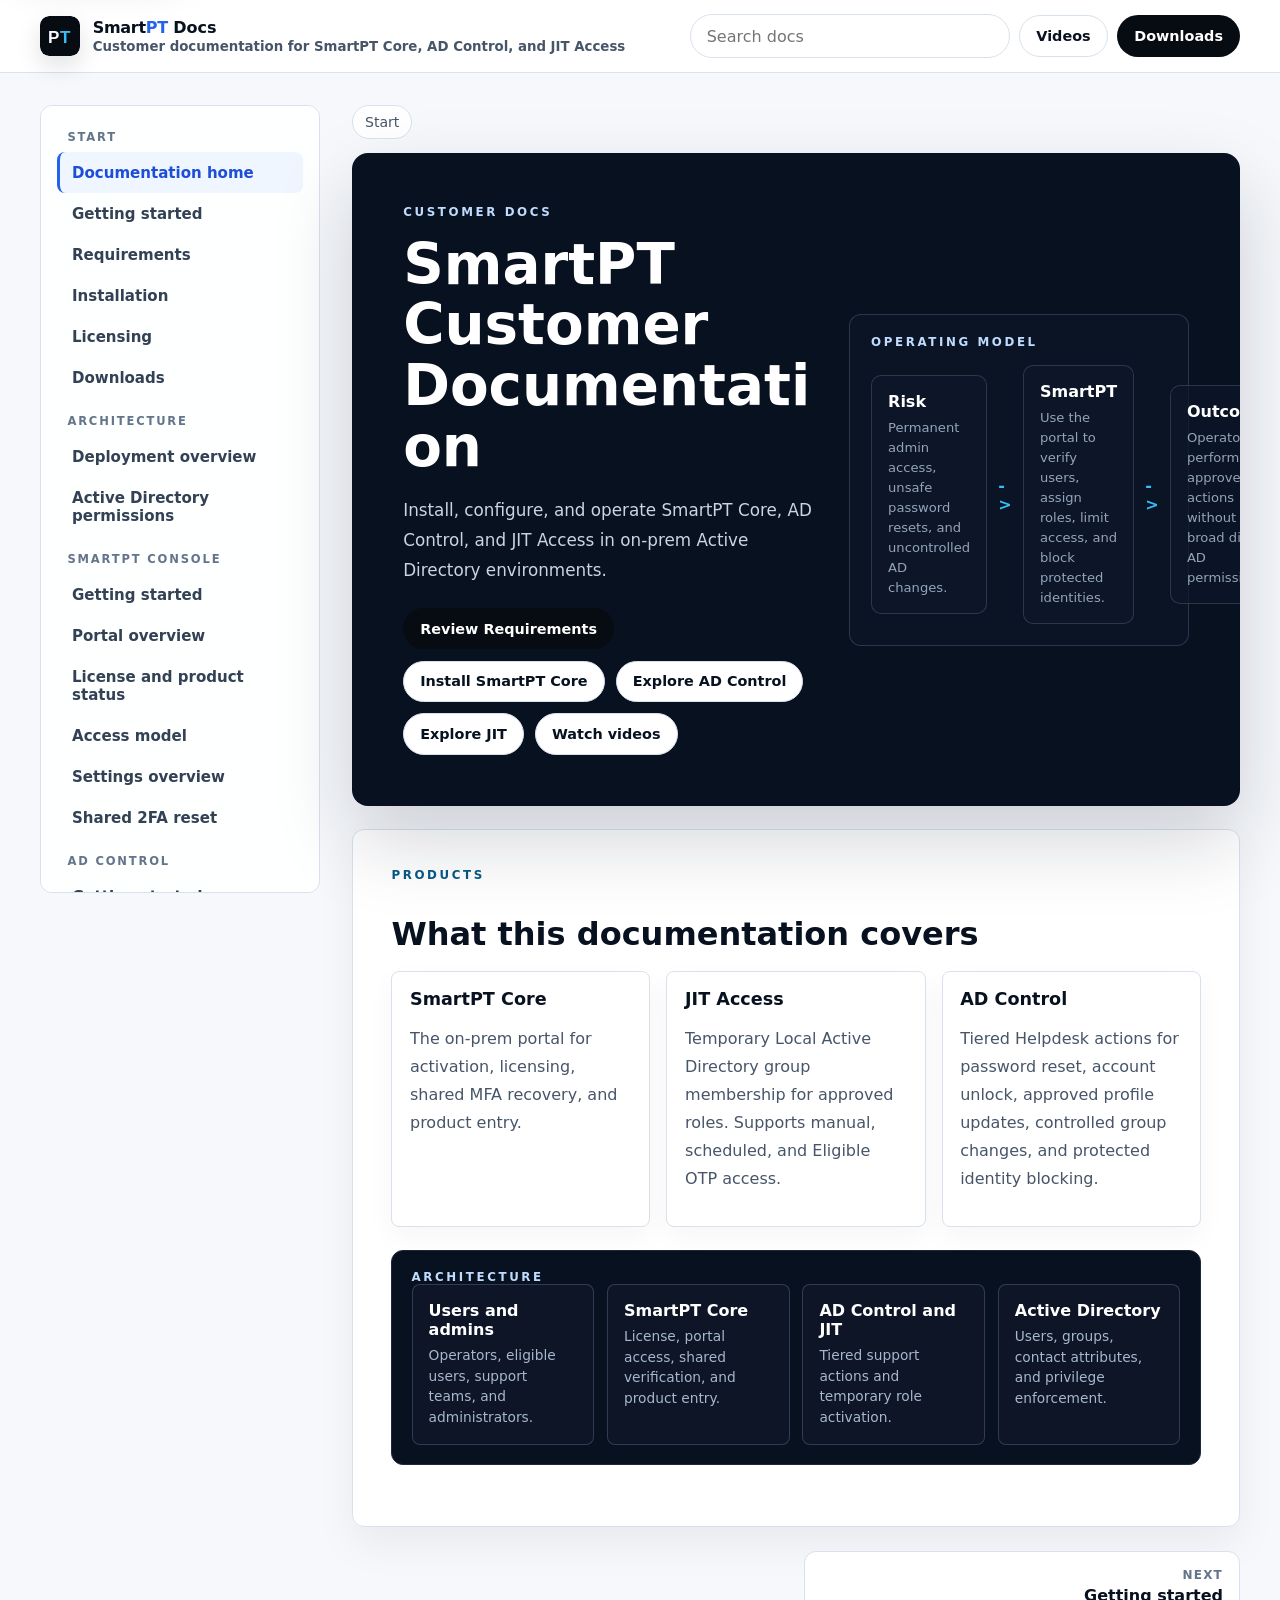
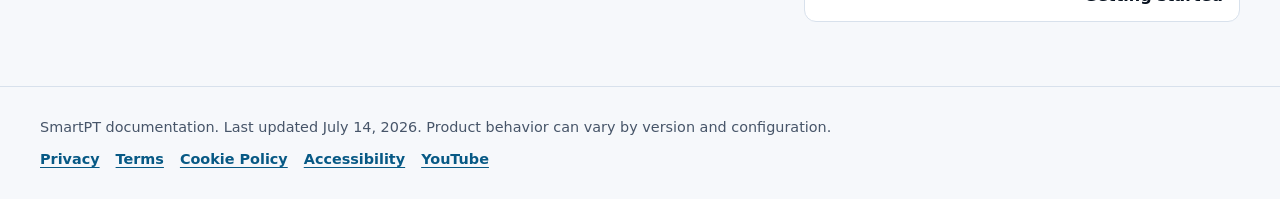
<file: index.html>
<!doctype html>
<html lang="en">
  <head>
    <meta charset="utf-8" />
    <meta name="viewport" content="width=device-width, initial-scale=1" />
    <meta
      name="description"
      content="SmartPT customer documentation for SmartPT Core, JIT Access, and AD Control: installation, licensing, Active Directory integration, JIT roles, tiered helpdesk controls, OTP verification, audit, and troubleshooting."
    />
    <meta name="robots" content="index,follow,max-image-preview:large" />
    <meta name="theme-color" content="#07111F" />
    <meta name="application-name" content="SmartPT Documentation" />
    <meta name="author" content="SmartPT" />
    <meta name="keywords" content="SmartPT documentation, SmartPT Core, AD Control, JIT Access, Local Active Directory, password reset verification, Tier 0 protection, on-prem Active Directory" />
    <link rel="canonical" href="https://docs.smartpt.co.il/" />
    <meta property="og:site_name" content="SmartPT Docs" />
    <meta property="og:type" content="website" />
    <meta property="og:url" content="https://docs.smartpt.co.il/" />
    <meta property="og:title" content="SmartPT Customer Documentation" />
    <meta
      property="og:description"
      content="Deployment and operations documentation for SmartPT Core, JIT Access, and AD Control in Local Active Directory environments."
    />
    <meta property="og:image" content="https://docs.smartpt.co.il/assets/smartpt-og.svg" />
    <meta property="og:image:alt" content="SmartPT documentation for Active Directory privileged actions" />
    <meta name="twitter:card" content="summary_large_image" />
    <meta name="twitter:title" content="SmartPT Customer Documentation" />
    <meta name="twitter:description" content="Install, configure, and operate SmartPT Core, JIT Access, and AD Control." />
    <meta name="twitter:image" content="https://docs.smartpt.co.il/assets/smartpt-og.svg" />
    <meta name="twitter:image:alt" content="SmartPT documentation for Active Directory privileged actions" />
    <title>SmartPT Customer Documentation | Core, AD Control, and JIT Access</title>
    <link rel="icon" href="./assets/favicon.svg" type="image/svg+xml" />
    <link rel="stylesheet" href="./assets/styles.css" />
    <script type="application/ld+json">
      {
        "@context": "https://schema.org",
        "@type": "WebSite",
        "name": "SmartPT Docs",
        "url": "https://docs.smartpt.co.il/",
        "headline": "SmartPT Documentation for SmartPT Core, AD Control, and JIT Access",
        "description": "Customer documentation for installing and operating SmartPT Core, JIT Access, and AD Control in Local Active Directory environments.",
        "publisher": {
          "@type": "Organization",
          "name": "SmartPT",
          "url": "https://smartpt.co.il"
        },
        "about": [
          "Active Directory security",
          "Just-in-time privileged access",
          "Password reset verification",
          "Tier 0 protection",
          "On-prem identity security"
        ],
        "dateModified": "2026-07-14"
      }
    </script>
  </head>
  <body>
    <a class="skip-link" href="#main">Skip to content</a>
    <div id="app"></div>
    <noscript>
      <main class="noscript-doc">
        <h1>SmartPT Documentation</h1>
        <p>SmartPT Core is the on-prem platform for JIT Access and AD Control. These docs explain installation, licensing, Active Directory integration, JIT roles and assignments, AD Control tiered support, OTP verification, audit, and troubleshooting.</p>
        <ul>
          <li>JIT Access: temporary Active Directory group membership for approved privileged roles.</li>
          <li>AD Control: tiered helpdesk controls for password reset, account unlock, profile updates, group membership, protected users, and Tier 0 protection.</li>
          <li>SmartPT Core: licensing, activation, product entry, and portal access.</li>
        </ul>
        <p>Enable JavaScript to use search and navigation.</p>
      </main>
    </noscript>
    <script src="./assets/content-core.js" defer></script>
    <script src="./assets/content-jit.js" defer></script>
    <script src="./assets/content-ad-control.js" defer></script>
    <script src="./assets/app.js" defer></script>
  </body>
</html>
</file>
<file: assets/styles.css>
:root {
  color: #0b1220;
  background: #f6f8fb;
  font-family: "Segoe UI", Inter, ui-sans-serif, system-ui, -apple-system, BlinkMacSystemFont, sans-serif;
  font-synthesis: none;
  text-rendering: optimizeLegibility;
  -webkit-font-smoothing: antialiased;
  --ink: #07111f;
  --muted: #475569;
  --panel: rgba(255,255,255,.96);
  --line: #d8e1ec;
  --blue: #2563eb;
  --cyan: #0891b2;
  --green: #16a34a;
  --warning: #d97706;
  --risk: #dc2626;
  --brand-navy: #070b12;
  --brand-blue: #2563eb;
  --brand-cyan: #38bdf8;
}

* { box-sizing: border-box; }
html { scroll-behavior: smooth; overflow-x: hidden; }
body {
  margin: 0;
  min-width: 320px;
  background: #f6f8fb;
  overflow-x: hidden;
}
body.drawer-open { overflow: hidden; }
body.lightbox-open { overflow: hidden; }
a { color: inherit; text-decoration: none; }
button, input { font: inherit; }
:focus-visible {
  outline: 3px solid var(--blue);
  outline-offset: 4px;
}
@media (prefers-reduced-motion: reduce) {
  *, *::before, *::after {
    animation-duration: .01ms !important;
    animation-iteration-count: 1 !important;
    scroll-behavior: auto !important;
    transition-duration: .01ms !important;
  }
}

.skip-link {
  position: fixed;
  left: 1rem;
  top: 1rem;
  z-index: 100;
  transform: translateY(-6rem);
  border-radius: 999px;
  background: #fff;
  color: var(--ink);
  padding: .75rem 1rem;
  font-weight: 700;
  box-shadow: 0 16px 40px rgba(15,23,42,.18);
}
.skip-link:focus { transform: translateY(0); }
.sr-only {
  position: absolute;
  width: 1px;
  height: 1px;
  padding: 0;
  margin: -1px;
  overflow: hidden;
  clip: rect(0,0,0,0);
  white-space: nowrap;
  border: 0;
}

.shell { width: min(1200px, calc(100% - 2rem)); margin: 0 auto; }
.layout { min-height: 100vh; }
.noscript-doc {
  width: min(900px, calc(100% - 2rem));
  margin: 3rem auto;
  border: 1px solid var(--line);
  border-radius: 12px;
  background: #fff;
  padding: 2rem;
  line-height: 1.7;
}
.topbar {
  position: sticky;
  top: 0;
  z-index: 20;
  border-bottom: 1px solid rgba(216,225,236,.95);
  background: rgba(255,255,255,.94);
  backdrop-filter: blur(16px);
}
.topbar-inner {
  display: flex;
  align-items: center;
  justify-content: space-between;
  gap: 1rem;
  min-height: 72px;
}
.brand {
  display: inline-flex;
  align-items: center;
  gap: .8rem;
  font-weight: 800;
  color: var(--ink);
}
.brand-mark {
  width: 40px;
  height: 40px;
  border-radius: 9px;
  background: url("./smartpt-logo.svg") center / contain no-repeat;
  display: block;
  overflow: hidden;
  color: transparent;
  font-size: 0;
  box-shadow: 0 10px 24px rgba(7,17,31,.12);
}
.brand-word { font-weight: 850; letter-spacing: -.02em; }
.brand-word span { color: var(--brand-blue); }
.brand small { display: block; color: var(--muted); font-weight: 650; margin-top: .1rem; }
.top-actions { display: flex; align-items: center; gap: .6rem; }
.search-box { position: relative; }
.search {
  width: min(320px, 42vw);
  border: 1px solid var(--line);
  background: #fff;
  color: var(--ink);
  border-radius: 999px;
  padding: .72rem 1rem;
}
.button {
  display: inline-flex;
  align-items: center;
  justify-content: center;
  border: 1px solid transparent;
  border-radius: 999px;
  padding: .74rem 1rem;
  font-size: .9rem;
  font-weight: 750;
  cursor: pointer;
}
.button.primary { background: var(--brand-navy); color: #fff; }
.button.primary:hover { background: #0b1220; }
.button.secondary { border-color: var(--line); background: #fff; color: var(--ink); }
.button.secondary:hover { border-color: #bfdbfe; color: #1d4ed8; background: #f8fbff; }

.docs-shell {
  display: grid;
  grid-template-columns: 280px minmax(0, 1fr);
  gap: 2rem;
  padding: 2rem 0 4rem;
}
.sidebar {
  position: sticky;
  top: 92px;
  height: calc(100vh - 112px);
  overflow: auto;
  align-self: start;
  border: 1px solid var(--line);
  background: rgba(255,255,255,.94);
  border-radius: 12px;
  padding: 1rem;
}
.sidebar-header { display: none; }
.drawer-backdrop {
  display: none;
  position: fixed;
  inset: 0;
  z-index: 25;
  border: 0;
  background: rgba(7,17,31,.42);
  cursor: pointer;
}
.nav-group { margin-bottom: 1rem; }
.nav-title {
  margin: .5rem .65rem;
  color: #64748b;
  font-size: .72rem;
  font-weight: 800;
  letter-spacing: .16em;
  text-transform: uppercase;
}
.nav-link {
  display: block;
  border-radius: 8px;
  padding: .72rem .75rem;
  color: #334155;
  font-size: .94rem;
  font-weight: 650;
  border-left: 3px solid transparent;
}
.nav-link:hover, .nav-link.active { background: #eff6ff; color: #1d4ed8; border-left-color: #2563eb; }

.content {
  min-width: 0;
}
#main:focus { outline: none; }
.content-layout {
  display: grid;
  grid-template-columns: minmax(0, 1fr) 240px;
  gap: 1.4rem;
  align-items: start;
}
.content-layout.no-toc {
  grid-template-columns: minmax(0, 1fr);
}
.article-column { min-width: 0; }
.breadcrumbs {
  display: flex;
  flex-wrap: wrap;
  align-items: center;
  gap: .45rem;
  color: var(--muted);
  font-size: .88rem;
  margin: 0 0 .9rem;
  padding: .5rem .75rem;
  border: 1px solid var(--line);
  border-radius: 999px;
  background: #fff;
  width: fit-content;
  max-width: 100%;
}
.breadcrumbs a {
  color: #1d4ed8;
  font-weight: 700;
  text-decoration: underline;
  text-underline-offset: .18em;
}
.toc {
  position: sticky;
  top: 92px;
  border: 1px solid var(--line);
  border-radius: 12px;
  background: #fff;
  padding: 1rem;
  box-shadow: 0 18px 48px rgba(15,23,42,.06);
}
.toc-title {
  color: #64748b;
  font-size: .72rem;
  font-weight: 850;
  letter-spacing: .14em;
  text-transform: uppercase;
  margin-bottom: .55rem;
}
.toc a {
  display: block;
  color: #334155;
  font-size: .9rem;
  line-height: 1.45;
  padding: .38rem 0;
}
.toc a:hover { color: #1d4ed8; }
.hero {
  position: relative;
  overflow: hidden;
  border-radius: 16px;
  background: #07111f;
  color: #fff;
  padding: clamp(2rem, 4vw, 4rem);
  box-shadow: 0 34px 80px rgba(15,23,42,.18);
}
.hero-grid {
  display: grid;
  grid-template-columns: minmax(0, 1fr) minmax(280px, .82fr);
  gap: 2rem;
  align-items: center;
}
.eyebrow {
  color: #075985;
  font-size: .74rem;
  font-weight: 850;
  letter-spacing: .22em;
  text-transform: uppercase;
}
.hero .eyebrow,
.hero-card .eyebrow,
.diagram .eyebrow {
  color: #bfdbfe;
}
h1, h2, h3 { color: var(--ink); line-height: 1.08; }
.hero h1 {
  color: #fff;
  font-size: clamp(2.4rem, 4.4vw, 4.1rem);
  margin: 1rem 0;
  letter-spacing: 0;
  overflow-wrap: anywhere;
}
.hero p { color: #cbd5e1; font-size: 1.05rem; line-height: 1.8; max-width: 720px; }
.hero-card {
  border: 1px solid rgba(148,163,184,.24);
  background: rgba(15,23,42,.62);
  border-radius: 12px;
  padding: 1.3rem;
  min-width: 0;
}
.hero-flow {
  display: grid;
  grid-template-columns: 1fr auto 1fr auto 1fr;
  gap: .7rem;
  align-items: center;
  margin-top: 1rem;
}
.flow-node {
  min-height: 90px;
  border: 1px solid rgba(148,163,184,.24);
  border-radius: 10px;
  padding: 1rem;
  background: rgba(15,23,42,.72);
}
.flow-node b { display: block; color: #fff; margin-bottom: .35rem; }
.flow-node span { color: #93a4ba; font-size: .82rem; line-height: 1.45; }
.arrow { color: #38bdf8; font-weight: 900; }

.doc {
  margin-top: 1.4rem;
  border: 1px solid var(--line);
  background: var(--panel);
  border-radius: 12px;
  padding: clamp(1.25rem, 3vw, 2.4rem);
  box-shadow: 0 18px 42px rgba(15,23,42,.06);
  max-width: 100%;
  overflow: hidden;
}
.doc h1 { font-size: clamp(2rem, 4vw, 3.2rem); margin: .6rem 0 1rem; letter-spacing: -.02em; overflow-wrap: anywhere; }
.doc h2 { font-size: clamp(1.45rem, 2.5vw, 2.1rem); margin: 2.2rem 0 .85rem; }
.doc h3 { font-size: 1.1rem; margin: 1.5rem 0 .6rem; }
.doc p, .doc li { color: #475569; line-height: 1.75; }
.doc ul, .doc ol { padding-left: 1.25rem; }
.lead { color: #334155 !important; font-size: 1.08rem; line-height: 1.85 !important; max-width: 860px; }
.cards { display: grid; grid-template-columns: repeat(3, minmax(0, 1fr)); gap: 1rem; margin: 1.2rem 0; }
.card {
  border: 1px solid var(--line);
  border-radius: 8px;
  background: #fff;
  padding: 1.1rem;
  box-shadow: 0 10px 28px rgba(15,23,42,.04);
}
.card h3 { margin-top: 0; }
.tag-list { display: flex; flex-wrap: wrap; gap: .5rem; margin: 1rem 0; }
.tag {
  border: 1px solid #bfdbfe;
  border-radius: 999px;
  background: #eff6ff;
  color: #1d4ed8;
  padding: .42rem .7rem;
  font-size: .82rem;
  font-weight: 750;
}
.callout {
  border-left: 4px solid var(--blue);
  border-top: 1px solid #dbeafe;
  border-right: 1px solid #dbeafe;
  border-bottom: 1px solid #dbeafe;
  border-radius: 8px;
  background: #eff6ff;
  padding: 1rem 1.15rem;
  margin: 1.2rem 0;
}
.warning { border-left-color: var(--warning); background: #fff7ed; }
.success { border-left-color: var(--green); background: #ecfdf5; }
.doc-screenshot {
  margin: 1.2rem 0 1.6rem;
  position: relative;
}
.doc-screenshot img {
  display: block;
  width: 100%;
  height: auto;
  border: 1px solid var(--line);
  border-radius: 8px;
  background: #07111f;
  box-shadow: 0 16px 42px rgba(15,23,42,.12);
  aspect-ratio: 16 / 9;
  object-fit: contain;
  cursor: zoom-in;
}
.doc-screenshot figcaption {
  margin-top: .55rem;
  color: var(--muted);
  font-size: .9rem;
}
.image-lightbox {
  position: fixed;
  inset: 0;
  z-index: 100;
  display: grid;
  grid-template-rows: auto minmax(0, 1fr);
  gap: .8rem;
  padding: 1rem;
  background: rgba(7,17,31,.86);
}
.image-lightbox[hidden] { display: none; }
.lightbox-toolbar {
  display: flex;
  justify-content: space-between;
  align-items: center;
  gap: 1rem;
  color: #fff;
}
.lightbox-title {
  color: #dbeafe;
  font-size: .95rem;
  line-height: 1.45;
  max-width: min(78vw, 920px);
}
.lightbox-close {
  border: 1px solid rgba(255,255,255,.28);
  background: #fff;
  color: #07111f;
  border-radius: 999px;
  padding: .65rem 1rem;
  font-weight: 800;
  cursor: pointer;
}
.lightbox-frame {
  overflow: auto;
  border-radius: 12px;
  background: #020617;
  border: 1px solid rgba(255,255,255,.18);
  display: grid;
  align-items: start;
  justify-items: center;
  padding: 1rem;
}
.lightbox-image {
  display: block;
  width: auto;
  max-width: min(1600px, 100%);
  max-height: calc(100dvh - 7rem);
  height: auto;
  object-fit: contain;
  background: #07111f;
}
.table-wrap { overflow-x: auto; margin: 1rem 0; }
.table-wrap table { min-width: 680px; }
table { width: 100%; border-collapse: collapse; background: #fff; border-radius: 8px; overflow: hidden; border: 1px solid var(--line); }
th, td { border-bottom: 1px solid var(--line); padding: .85rem; text-align: left; vertical-align: top; }
th { background: #eef4ff; color: #0f172a; font-size: .84rem; text-transform: uppercase; letter-spacing: .06em; }
tbody tr:nth-child(even) td { background: #f8fafc; }
code {
  border: 1px solid #dbeafe;
  border-radius: .45rem;
  background: #eff6ff;
  color: #0f3b66;
  padding: .12rem .35rem;
}
pre {
  overflow: auto;
  border-radius: 8px;
  background: #07111f;
  color: #dbeafe;
  padding: 1rem;
  line-height: 1.55;
}
.diagram {
  border: 1px solid #1e293b;
  border-radius: 12px;
  background: #07111f;
  color: #fff;
  padding: 1.2rem;
  margin: 1.4rem 0;
  max-width: 100%;
  overflow-x: auto;
}
.diagram-grid { display: grid; grid-template-columns: repeat(auto-fit, minmax(150px, 1fr)); gap: .8rem; align-items: stretch; }
.diagram-grid.five { grid-template-columns: repeat(auto-fit, minmax(145px, 1fr)); }
.diagram-grid.three { grid-template-columns: repeat(auto-fit, minmax(170px, 1fr)); }
.diagram-box {
  border: 1px solid rgba(148,163,184,.28);
  border-radius: 8px;
  background: rgba(15,23,42,.82);
  padding: 1rem;
}
.diagram-box.accent { border-color: rgba(14,165,233,.45); background: rgba(8,47,73,.62); }
.diagram-box.warning { border-color: rgba(251,191,36,.62); background: rgba(69,48,11,.72); }
.diagram-box.good { border-color: rgba(52,211,153,.55); background: rgba(6,78,59,.66); }
.diagram-box strong { display: block; color: #fff; margin-bottom: .4rem; }
.diagram-box span { color: #a7b8cc; font-size: .86rem; line-height: 1.5; }
.diagram-note {
  margin-top: .85rem;
  color: #cbd5e1;
  font-size: .92rem;
  line-height: 1.55;
}
.diagram-lane {
  display: grid;
  grid-template-columns: 1fr auto 1fr;
  gap: 1rem;
  align-items: center;
}
.diagram-arrow {
  color: #38bdf8;
  font-weight: 900;
  font-size: 1.35rem;
}
.page-actions { display: flex; flex-wrap: wrap; gap: .7rem; margin-top: 1.4rem; }
.mobile-menu { display: none; }
.search-results {
  position: absolute;
  right: 0;
  top: 64px;
  width: min(520px, calc(100vw - 2rem));
  border: 1px solid var(--line);
  background: #fff;
  border-radius: 12px;
  box-shadow: 0 26px 80px rgba(15,23,42,.18);
  padding: .6rem;
  z-index: 60;
  max-height: min(520px, calc(100vh - 96px));
  overflow: auto;
}
.search-result { display: block; border-radius: 8px; padding: .72rem; border: 1px solid transparent; }
.search-result:hover, .search-result.active { background: #f1f5f9; }
.search-result:hover, .search-result.active { border-color: #d8e1ec; }
.search-result strong { display: block; color: var(--ink); }
.search-result span { display: block; color: var(--muted); font-size: .85rem; margin-top: .15rem; }
.search-category {
  color: #1d4ed8 !important;
  font-size: .72rem !important;
  font-weight: 850;
  letter-spacing: .08em;
  text-transform: uppercase;
}
.doc-flow {
  margin-top: 1.5rem;
}
.task-links,
.related-docs {
  border: 1px solid var(--line);
  border-radius: 12px;
  background: #fff;
  padding: 1rem;
  margin: 1rem 0;
}
.task-links h2,
.related-docs h2 {
  margin-top: 0;
  font-size: 1.15rem;
}
.task-links ul { margin-bottom: 0; }
.task-links a {
  color: #1d4ed8;
  font-weight: 700;
  text-decoration: underline;
  text-underline-offset: .18em;
}
.related-grid {
  display: grid;
  grid-template-columns: repeat(2, minmax(0, 1fr));
  gap: .75rem;
}
.related-link {
  display: block;
  border: 1px solid var(--line);
  border-radius: 8px;
  padding: .85rem;
  background: #f8fafc;
}
.related-link:hover {
  border-color: #bfdbfe;
  background: #eff6ff;
}
.related-link span {
  display: block;
  color: #64748b;
  font-size: .72rem;
  font-weight: 850;
  letter-spacing: .08em;
  text-transform: uppercase;
  margin-bottom: .25rem;
}
.related-link strong { color: var(--ink); }
.doc-pager {
  display: grid;
  grid-template-columns: repeat(2, minmax(0, 1fr));
  gap: 1rem;
  margin-top: 1rem;
}
.pager-link {
  display: block;
  border: 1px solid var(--line);
  border-radius: 12px;
  background: #fff;
  padding: 1rem;
}
.pager-link:hover {
  border-color: #bfdbfe;
  background: #eff6ff;
}
.pager-link span {
  display: block;
  color: #64748b;
  font-size: .75rem;
  font-weight: 850;
  letter-spacing: .1em;
  text-transform: uppercase;
  margin-bottom: .25rem;
}
.pager-link strong { color: var(--ink); }
.pager-link.next { text-align: right; }
.footer {
  border-top: 1px solid var(--line);
  color: #475569;
  padding: 2rem 0;
  font-size: .9rem;
}
.footer-inner {
  display: flex;
  align-items: center;
  justify-content: space-between;
  gap: 1rem;
  flex-wrap: wrap;
}
.footer-links {
  display: inline-flex;
  align-items: center;
  gap: 1rem;
  flex-wrap: wrap;
}
.footer a {
  color: #075985;
  font-weight: 750;
  text-decoration: underline;
  text-underline-offset: .18em;
}
.route-targets {
  position: absolute;
  width: 1px;
  height: 1px;
  overflow: hidden;
  clip: rect(0,0,0,0);
  white-space: nowrap;
}

@media (max-width: 980px) {
  .topbar-inner {
    flex-wrap: wrap;
    padding: .65rem 0;
    gap: .65rem;
    min-height: auto;
  }
  .brand { gap: .6rem; }
  .brand-mark { width: 36px; height: 36px; border-radius: 10px; }
  .brand small { display: none; }
  .top-actions {
    width: 100%;
    display: grid;
    grid-template-columns: 1fr 1fr;
    gap: .5rem;
  }
  .search-box {
    min-width: 0;
    grid-column: 1 / -1;
    order: 3;
  }
  .search { width: 100%; padding: .64rem .8rem; }
  .button { padding: .64rem .78rem; }
  .top-actions .button {
    width: 100%;
    min-width: 0;
    white-space: nowrap;
  }
  .top-actions .button.primary { order: 2; }
  .mobile-menu { display: inline-flex; }
  .drawer-backdrop.open { display: block; }
  .docs-shell {
    grid-template-columns: 1fr;
    width: min(100% - 1rem, 1200px);
    padding: 1rem 0 3rem;
  }
  .sidebar {
    position: fixed;
    inset: 0 auto 0 0;
    width: min(340px, 86vw);
    height: 100vh;
    border-radius: 0;
    transform: translateX(-105%);
    transition: transform .2s ease;
    z-index: 40;
    background: #fff;
    box-shadow: 20px 0 60px rgba(15,23,42,.24);
    padding: .75rem;
  }
  .sidebar.open { transform: translateX(0); }
  .sidebar-header {
    display: flex;
    align-items: center;
    justify-content: space-between;
    gap: .75rem;
    padding: .4rem .25rem .8rem;
    border-bottom: 1px solid var(--line);
    margin-bottom: .75rem;
  }
  .sidebar-close { padding: .55rem .7rem; }
  .content-layout { grid-template-columns: 1fr; }
  .toc {
    position: static;
    order: -1;
    margin-bottom: 1rem;
  }
  .hero-grid { grid-template-columns: 1fr; }
  .hero-flow { grid-template-columns: 1fr; }
  .arrow { display: none; }
  .cards { grid-template-columns: 1fr; }
  .related-grid,
  .doc-pager { grid-template-columns: 1fr; }
  .pager-link.next { text-align: left; }
  .doc-screenshot { overflow-x: visible; }
  .doc-screenshot img { min-width: 0; }
  .search-results {
    left: 0;
    right: auto;
    top: calc(100% + .45rem);
    width: min(100%, calc(100vw - 1rem));
  }
  .diagram-grid,
  .diagram-grid.five,
  .diagram-grid.three,
  .diagram-lane { grid-template-columns: 1fr; }
  .diagram-arrow { transform: rotate(90deg); justify-self: center; }
}

@media (max-width: 560px) {
  .shell { width: min(100% - .75rem, 1200px); }
  .article-column,
  .toc,
  .doc,
  .hero,
  .diagram,
  .task-links,
  .related-docs,
  .doc-pager {
    max-width: 100%;
  }
  .top-actions { grid-template-columns: 1fr; }
  .top-actions .button.primary { display: none; }
  .mobile-menu { justify-self: stretch; }
}

@media (max-width: 430px) {
  .hero { padding: 1.25rem; }
  .hero h1 { font-size: 2rem; }
  .doc { padding: 1rem; }
  .doc h1 { font-size: 1.55rem; line-height: 1.16; }
  .image-lightbox {
    padding: .5rem;
    gap: .5rem;
    background: rgba(7,17,31,.94);
  }
  .lightbox-toolbar {
    align-items: flex-start;
    gap: .6rem;
  }
  .lightbox-title {
    max-width: calc(100vw - 6.4rem);
    font-size: .78rem;
    line-height: 1.35;
    display: -webkit-box;
    -webkit-line-clamp: 2;
    -webkit-box-orient: vertical;
    overflow: hidden;
  }
  .lightbox-close {
    flex: 0 0 auto;
    padding: .55rem .82rem;
    font-size: .9rem;
  }
  .lightbox-frame {
    padding: .25rem;
    align-items: start;
    background: transparent;
    border: 0;
    border-radius: 8px;
    overflow: auto;
    -webkit-overflow-scrolling: touch;
  }
  .lightbox-image {
    width: auto;
    max-width: 100%;
    max-height: calc(100dvh - 5.4rem);
    height: auto;
    border: 1px solid rgba(255,255,255,.18);
    border-radius: 8px;
  }
}
</file>
